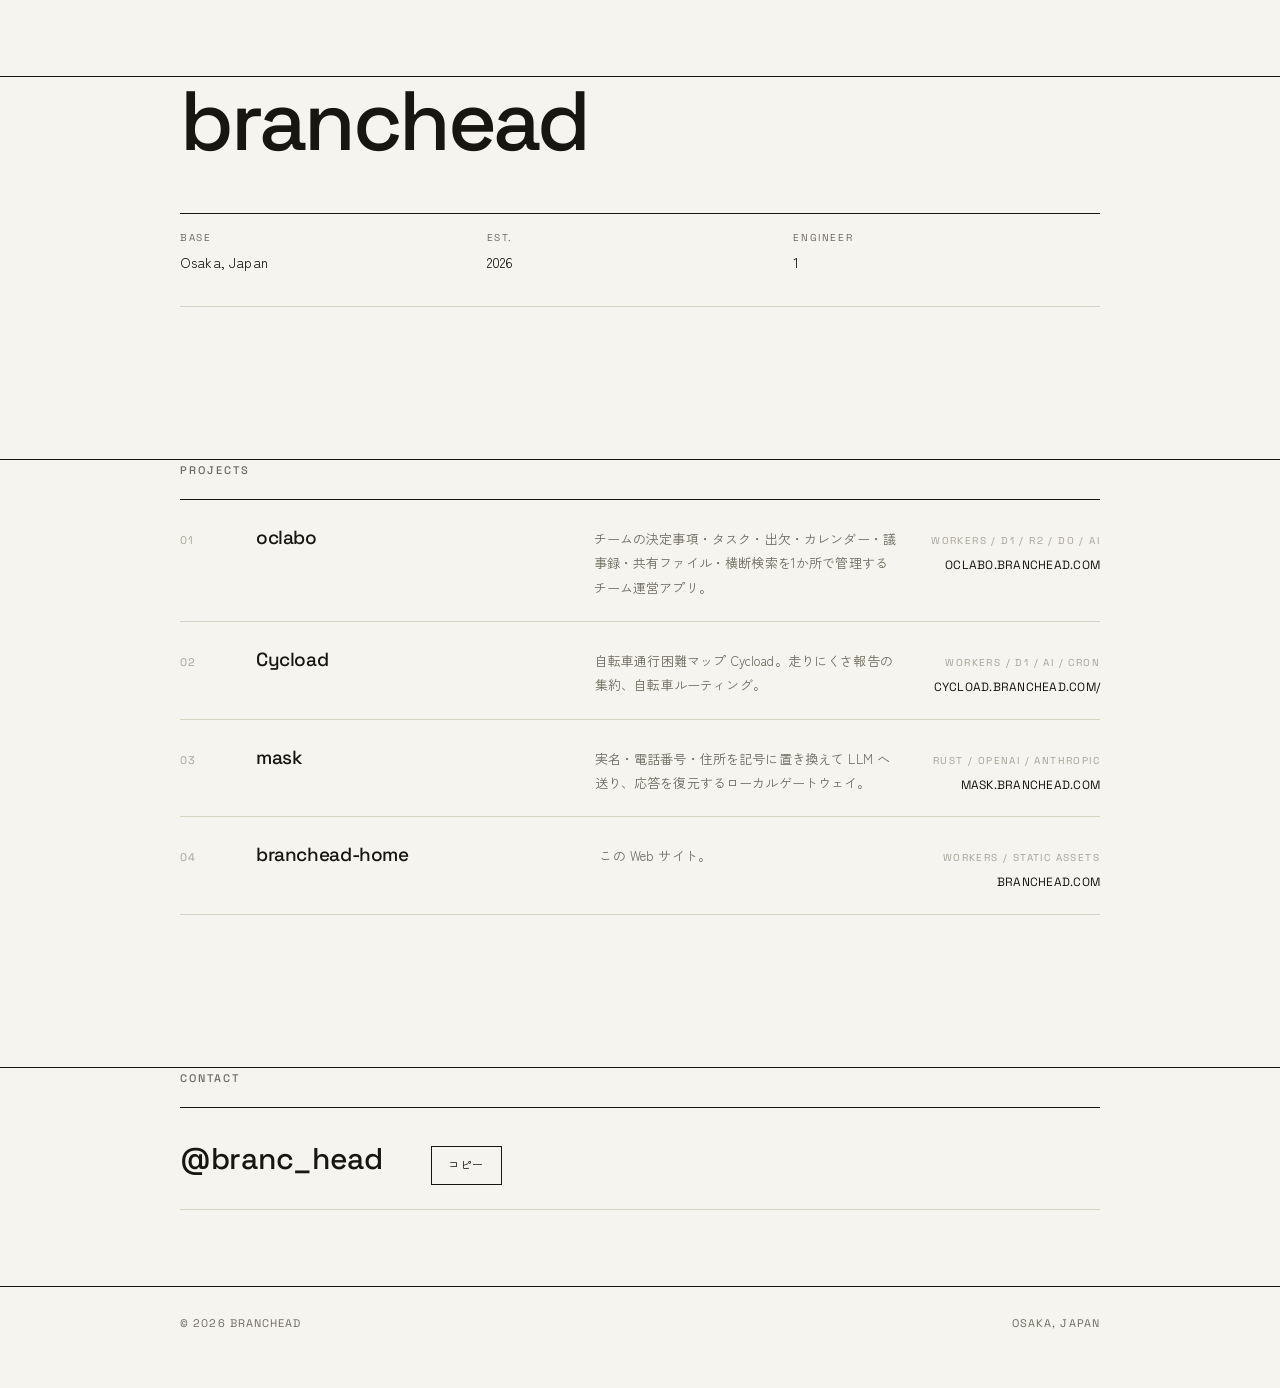
<file: index.html>
<!doctype html>
<html lang="ja">
<head>
  <meta charset="utf-8">
  <meta name="viewport" content="width=device-width, initial-scale=1">
  <title>branchead — Engineering Studio / Osaka</title>
  <meta name="description" content="稼働中のプロジェクト4件と、連絡先（X アカウント）を記載した1ページ。">
  <link rel="canonical" href="https://branchead.com/">
  <meta name="theme-color" content="#f5f4ee">
  <meta property="og:type" content="website">
  <meta property="og:site_name" content="branchead">
  <meta property="og:title" content="branchead — Engineering Studio / Osaka">
  <meta property="og:description" content="稼働中のプロジェクト一覧と連絡先（X）。">
  <meta property="og:url" content="https://branchead.com/">
  <meta property="og:image" content="https://branchead.com/assets/img/og.png">
  <meta property="og:locale" content="ja_JP">
  <meta name="twitter:card" content="summary_large_image">

  <link rel="icon" href="assets/img/favicon.svg" type="image/svg+xml">
  <link rel="apple-touch-icon" href="assets/img/apple-touch-icon.png">
  <link rel="manifest" href="site.webmanifest">
  <link rel="preconnect" href="https://fonts.googleapis.com">
  <link rel="preconnect" href="https://fonts.gstatic.com" crossorigin>
  <link href="https://fonts.googleapis.com/css2?family=Space+Grotesk:wght@400;500;600&family=Zen+Kaku+Gothic+New:wght@400;500;700&display=swap" rel="stylesheet">
  <link rel="stylesheet" href="assets/css/simple.css">
  <script type="application/ld+json">
    {
      "@context": "https://schema.org",
      "@type": "ProfessionalService",
      "name": "branchead",
      "url": "https://branchead.com/",
      "sameAs": "https://x.com/branc_head",
      "areaServed": "Worldwide",
      "address": { "@type": "PostalAddress", "addressLocality": "Osaka", "addressCountry": "JP" }
    }
  </script>
</head>
<body>
  <main id="main">
    <section class="s mast">
      <div class="page">
        <h1 class="mast__name">branchead</h1>
        <dl class="mast__facts">
          <div><dt>Base</dt><dd>Osaka, Japan</dd></div>
          <div><dt>Est.</dt><dd>2026</dd></div>
          <div><dt>Engineer</dt><dd>1</dd></div>
        </dl>
      </div>
    </section>

    <section class="s" aria-labelledby="projects-label">
      <div class="page">
        <p class="label" id="projects-label">Projects</p>
        <ol class="rows">
          <li>
            <span class="row__num">01</span>
            <span class="row__name">oclabo</span>
            <span class="row__desc">チームの決定事項・タスク・出欠・カレンダー・議事録・共有ファイル・横断検索を1か所で管理するチーム運営アプリ。</span>
            <span class="row__meta">Workers / D1 / R2 / DO / AI<a class="row__url" href="https://oclabo.branchead.com">oclabo.branchead.com</a></span>
          </li>
          <li class="row--static">
            <span class="row__num">02</span>
            <span class="row__name">Cycload</span>
            <span class="row__desc">自転車通行困難マップ Cycload。走りにくさ報告の集約、自転車ルーティング。</span>
            <span class="row__meta">Workers / D1 / AI / Cron<a class="row__url" href="https://cycload.branchead.com">cycload.branchead.com/</a></span>
          </li>
          <li>
            <span class="row__num">03</span>
            <span class="row__name">mask</span>
            <span class="row__desc">実名・電話番号・住所を記号に置き換えて LLM へ送り、応答を復元するローカルゲートウェイ。</span>
            <span class="row__meta">Rust / OpenAI / Anthropic<a class="row__url" href="https://mask.branchead.com">mask.branchead.com</a></span>
          </li>
          <li>
            <span class="row__num">04</span>
            <span class="row__name">branchead-home</span>
            <span class="row__desc">この Web サイト。</span>
            <span class="row__meta">Workers / Static assets<a class="row__url" href="https://branchead.com">branchead.com</a></span>
          </li>
        </ol>
      </div>
    </section>

    <section class="s" aria-labelledby="contact-label">
      <div class="page">
        <p class="label" id="contact-label">Contact</p>
        <div class="contact__line">
          <a class="contact__mail" href="https://x.com/branc_head">@branc_head</a>
          <button class="copy" type="button" data-copy="@branc_head"><span>コピー</span></button>
        </div>
      </div>
    </section>
  </main>

  <footer class="site-footer">
    <div class="page">
      <span>© 2026 branchead</span>
      <span>Osaka, Japan</span>
    </div>
  </footer>

  <script src="assets/js/main.js" defer></script>
</body>
</html>
</file>
<file: assets/css/simple.css>
/* =========================================================
   branchead — minimal line sheet
   罫線・モノクロのみ。角丸・影・色なし。
   ========================================================= */

:root {
  --paper: #f5f4ee;
  --ink: #17170f;
  --ink-mid: #6e6c60;
  --ink-faint: #a6a497;
  --line: #17170f;
  --line-soft: #d7d3c2;
  --gutter: clamp(20px, 4vw, 48px);
  --ease-out: cubic-bezier(.16, 1, .3, 1);
  --font-display: "Space Grotesk", "Zen Kaku Gothic New", sans-serif;
  --font-body: "Zen Kaku Gothic New", "Hiragino Kaku Gothic ProN", "Yu Gothic", sans-serif;
}

*, *::before, *::after { box-sizing: border-box; }

html { scroll-behavior: smooth; }

body {
  margin: 0;
  min-width: 320px;
  background: var(--paper);
  color: var(--ink);
  font-family: var(--font-body);
  font-size: 15px;
  line-height: 1.9;
  letter-spacing: .01em;
  -webkit-font-smoothing: antialiased;
  -moz-osx-font-smoothing: grayscale;
}

::selection { background: var(--ink); color: var(--paper); }

a { color: inherit; text-decoration: none; }
a:hover { text-decoration: underline; text-underline-offset: .18em; }
button { font: inherit; color: inherit; }
ul, ol { margin: 0; padding: 0; list-style: none; }
dl, dd, dt, p, h1, h2 { margin: 0; }
img, svg { display: block; max-width: 100%; }

:focus-visible { outline: 1px solid var(--ink); outline-offset: 3px; }

.visually-hidden {
  position: absolute;
  width: 1px;
  height: 1px;
  margin: -1px;
  padding: 0;
  overflow: hidden;
  clip: rect(0 0 0 0);
  white-space: nowrap;
  border: 0;
}

.page {
  width: min(100% - (var(--gutter) * 2), 920px);
  margin-inline: auto;
}

/* ---------- Sections & rule lines ---------- */

main { display: block; }
main > section { position: relative; }

/* セクション境界に差し込まれる罫線（JS注入）。
   ビューポートに入ると左または右から開く。 */
.streak {
  position: relative;
  z-index: 2;
  display: block;
  width: 100%;
  height: 1px;
  background: var(--line);
  transform: scaleX(0);
  transform-origin: left center;
  transition: transform 1.05s var(--ease-out) .05s;
}
.streak--right { transform-origin: right center; }
.streak.is-in { transform: scaleX(1); }

section.s { padding-block: clamp(40px, 7vw, 76px); }

/* ---------- Labels & headings ---------- */

.label {
  font-family: var(--font-display);
  font-size: 11px;
  font-weight: 500;
  letter-spacing: .18em;
  text-transform: uppercase;
  color: var(--ink-mid);
}

.mast {
  padding-top: clamp(72px, 14vh, 140px);
}
.mast__name {
  font-family: var(--font-display);
  font-size: clamp(44px, 9vw, 84px);
  font-weight: 500;
  letter-spacing: -.04em;
  line-height: 1.05;
}
.mast__facts {
  display: grid;
  grid-template-columns: repeat(auto-fit, minmax(200px, 1fr));
  margin-top: clamp(28px, 5vw, 48px);
  border-top: 1px solid var(--line);
}
.mast__facts > div {
  padding: 14px 16px 30px 0;
  border-bottom: 1px solid var(--line-soft);
}
.mast__facts dt {
  font-family: var(--font-display);
  font-size: 10px;
  letter-spacing: .16em;
  text-transform: uppercase;
  color: var(--ink-mid);
}
.mast__facts dd { margin: 2px 0 0; font-size: 14px; }

/* ---------- Project rows ---------- */

.rows { border-top: 1px solid var(--line); margin-top: 18px; }
.rows > li {
  display: grid;
  grid-template-columns: 44px minmax(0, 1fr) minmax(0, 1fr) auto;
  gap: clamp(14px, 2.5vw, 32px);
  align-items: baseline;
  padding: 20px 0;
  border-bottom: 1px solid var(--line-soft);
}
.row__num {
  font-family: var(--font-display);
  font-size: 11px;
  letter-spacing: .12em;
  color: var(--ink-faint);
}
.row__name {
  font-family: var(--font-display);
  font-size: 19px;
  font-weight: 500;
  letter-spacing: -.02em;
}
.row__desc {
  color: var(--ink-mid);
  font-size: 13px;
}
.row__meta {
  font-family: var(--font-display);
  font-size: 10px;
  letter-spacing: .14em;
  text-transform: uppercase;
  color: var(--ink-faint);
  text-align: right;
}
.rows .row--static .row__url,
.rows .row__url {
  display: block;
  margin-top: 4px;
  font-family: var(--font-display);
  font-size: 12px;
  letter-spacing: .02em;
  color: var(--ink);
  word-break: break-all;
}
.rows a.row__mainlink { display: block; }
.rows .row--static { cursor: default; }

/* ---------- Contact ---------- */

.contact__line {
  display: flex;
  flex-wrap: wrap;
  align-items: baseline;
  gap: 14px clamp(20px, 4vw, 48px);
  margin-top: 18px;
  padding: 22px 0;
  border-top: 1px solid var(--line);
  border-bottom: 1px solid var(--line-soft);
}
.contact__mail {
  font-family: var(--font-display);
  font-size: clamp(20px, 3.5vw, 30px);
  font-weight: 500;
  letter-spacing: -.01em;
}
.copy {
  border: 1px solid var(--line);
  background: transparent;
  padding: 8px 16px;
  font-family: var(--font-display);
  font-size: 11px;
  letter-spacing: .12em;
  text-transform: uppercase;
  cursor: pointer;
  transition: background-color .18s ease;
}
.copy:hover { background: rgba(23, 23, 15, .06); }
.copy.is-copied { background: var(--ink); color: var(--paper); }
.contact__facts {
  display: flex;
  flex-wrap: wrap;
  gap: 10px clamp(24px, 5vw, 64px);
  padding-top: 18px;
  color: var(--ink-mid);
  font-size: 13px;
}
.contact__facts span { display: inline-flex; gap: 10px; }
.contact__facts b {
  font-family: var(--font-display);
  font-size: 10px;
  font-weight: 500;
  letter-spacing: .16em;
  text-transform: uppercase;
  color: var(--ink-faint);
}

/* ---------- Footer ---------- */

.site-footer { position: relative; }
.site-footer .page {
  display: flex;
  flex-wrap: wrap;
  justify-content: space-between;
  gap: 8px 24px;
  padding-block: 26px clamp(36px, 6vh, 64px);
  color: var(--ink-mid);
  font-family: var(--font-display);
  font-size: 11px;
  letter-spacing: .1em;
  text-transform: uppercase;
}

/* ---------- 404 ---------- */

.notfound__head {
  padding-top: clamp(80px, 18vh, 180px);
  padding-bottom: 12px;
  font-family: var(--font-display);
  font-size: clamp(40px, 8vw, 72px);
  font-weight: 500;
  letter-spacing: -.04em;
  line-height: 1.05;
}
.notfound__text { padding-bottom: 28px; color: var(--ink-mid); font-size: 14px; }
.notfound__link {
  font-family: var(--font-display);
  font-size: 13px;
  letter-spacing: .08em;
}

/* ---------- Reduced motion ---------- */

@media (prefers-reduced-motion: reduce) {
  html { scroll-behavior: auto; }
  .streak { transform: none; transition: none; }
}

/* ---------- Mobile ---------- */

@media (max-width: 680px) {
  .rows > li {
    grid-template-columns: 36px minmax(0, 1fr);
    align-items: start;
  }
  .row__desc { grid-column: 2; }
  .row__meta { grid-column: 2; text-align: left; }
  .row__url { grid-column: 2; }
}
</file>
